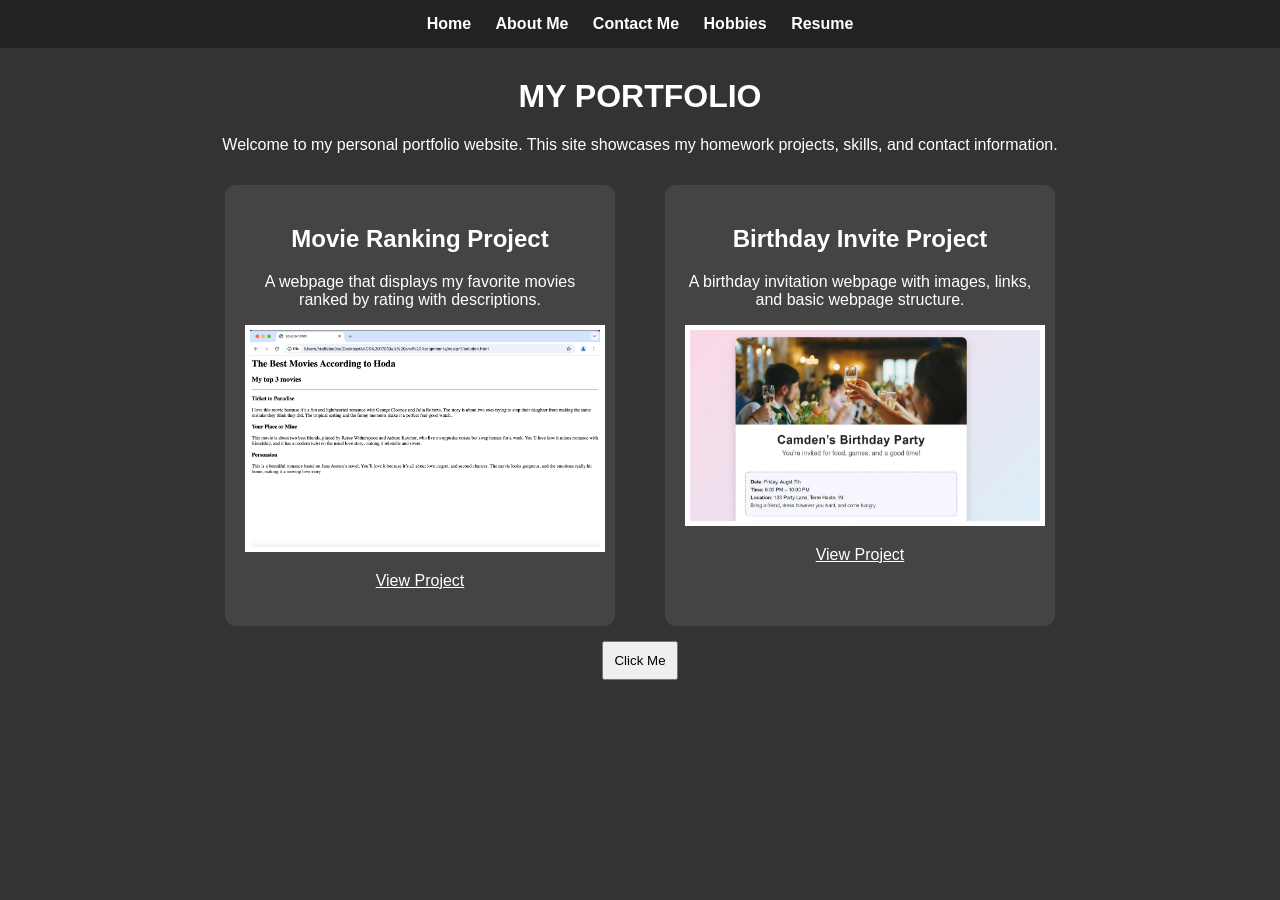
<file: index.html>
<!DOCTYPE html>
<html lang="en">
<head>
    <meta charset="UTF-8">
    <meta name="viewport" content="width=device-width, initial-scale=1.0">
    <title>Camden Vinyard Portfolio</title>
    <link rel="stylesheet" href="style.css">
</head>
<body>
    <nav>
        <a href="index.html">Home</a>
        <a href="about.html">About Me</a>
        <a href="contact.html">Contact Me</a>
        <a href="hobbies.html">Hobbies</a>
        <a href="Resume.html">Resume</a>
    </nav>

    <main>
        <h1>My Portfolio</h1>
        <p>Welcome to my personal portfolio website. This site showcases my homework projects, skills, and contact information.</p>

        <section class="projects">
            <div class="project">
                <h2>Movie Ranking Project</h2>
                <p>A webpage that displays my favorite movies ranked by rating with descriptions.</p>
                <img src="assets/images/BestMovies.png" alt="Movie Ranking Project">
                <p><a href="HW2.html">View Project</a></p>
            </div>

            <div class="project">
                <h2>Birthday Invite Project</h2>
                <p>A birthday invitation webpage with images, links, and basic webpage structure.</p>
                <img src="assets/images/Birthday.png" alt="Birthday Invite Project">
                <p><a href="HW3.html">View Project</a></p>
            </div>
        </section>

        <button onclick="showMessage()">Click Me</button>
    </main>

    <script src="script.js"></script>
</body>
</html>
</file>
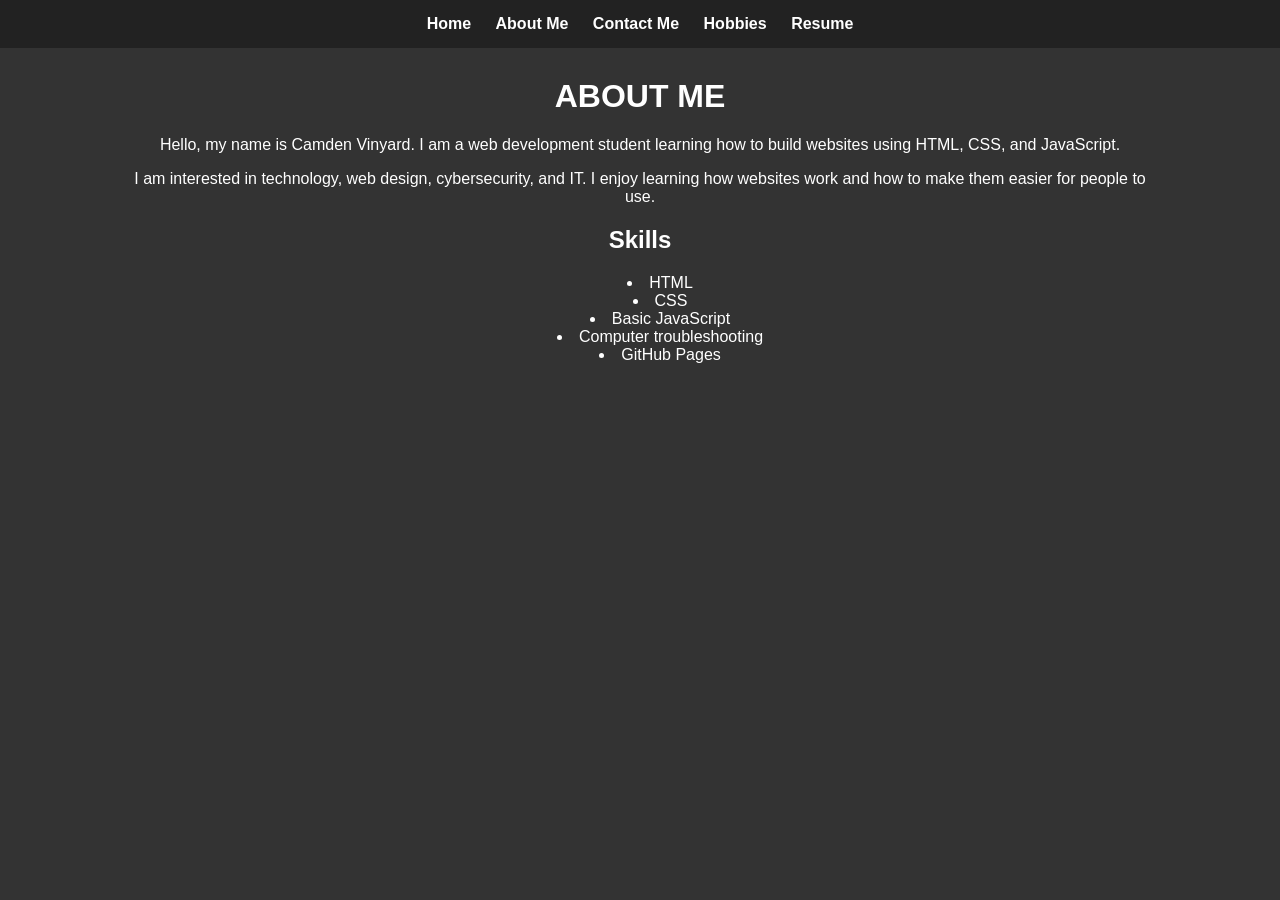
<file: about.html>
<!DOCTYPE html>
<html lang="en">
<head>
    <meta charset="UTF-8">
    <meta name="viewport" content="width=device-width, initial-scale=1.0">
    <title>About Me</title>
    <link rel="stylesheet" href="style.css">
</head>
<body>
    <nav>
        <a href="index.html">Home</a>
        <a href="about.html">About Me</a>
        <a href="contact.html">Contact Me</a>
        <a href="hobbies.html">Hobbies</a>
        <a href="Resume.html">Resume</a>
    </nav>

    <main>
        <h1>About Me</h1>
        <p>Hello, my name is Camden Vinyard. I am a web development student learning how to build websites using HTML, CSS, and JavaScript.</p>

        <p>I am interested in technology, web design, cybersecurity, and IT. I enjoy learning how websites work and how to make them easier for people to use.</p>

        <h2>Skills</h2>
        <ul>
            <li>HTML</li>
            <li>CSS</li>
            <li>Basic JavaScript</li>
            <li>Computer troubleshooting</li>
            <li>GitHub Pages</li>
        </ul>
    </main>
</body>
</html>
</file>
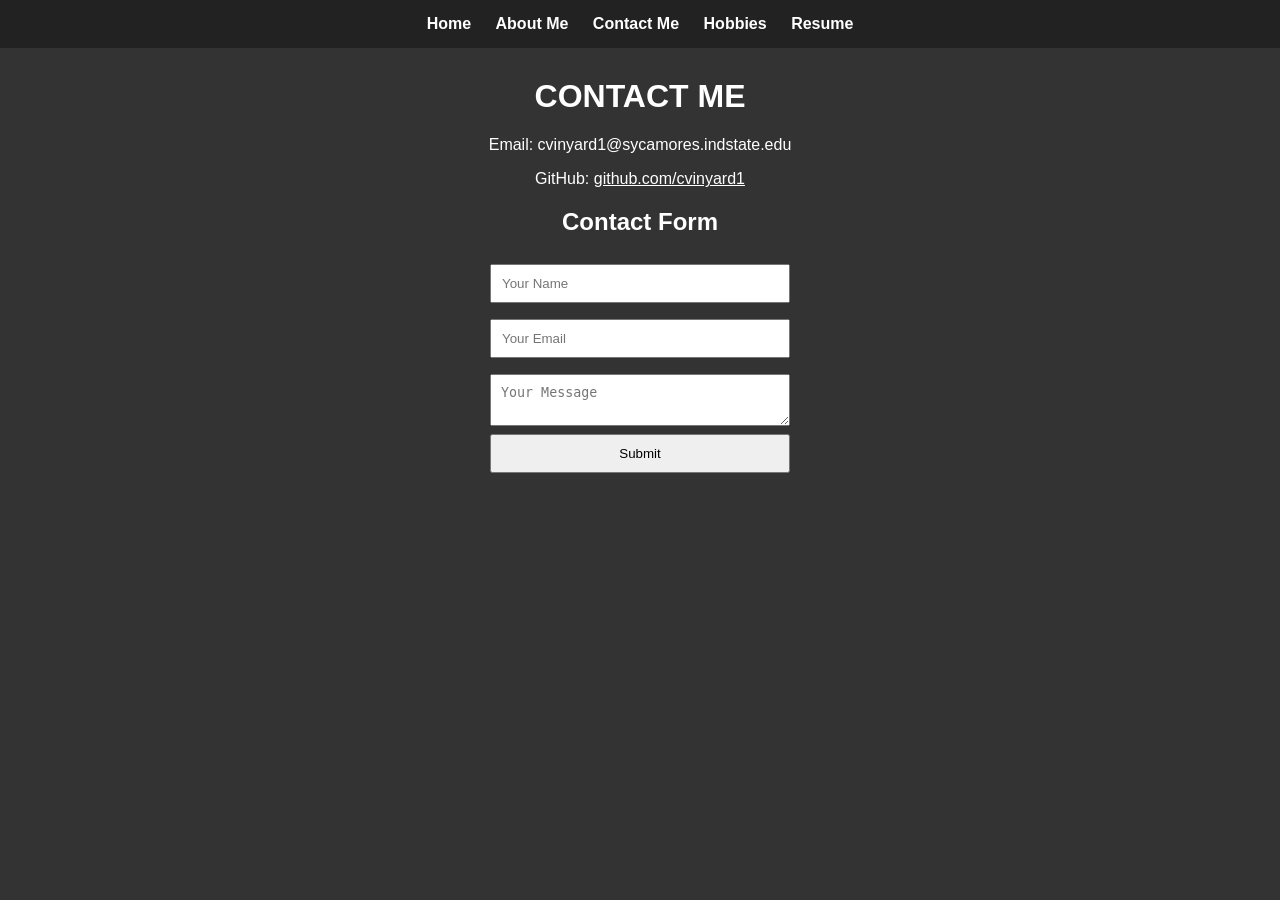
<file: contact.html>
<!DOCTYPE html>
<html lang="en">
<head>
    <meta charset="UTF-8">
    <meta name="viewport" content="width=device-width, initial-scale=1.0">
    <title>Contact Me</title>
    <link rel="stylesheet" href="style.css">
</head>
<body>
    <nav>
        <a href="index.html">Home</a>
        <a href="about.html">About Me</a>
        <a href="contact.html">Contact Me</a>
        <a href="hobbies.html">Hobbies</a>
        <a href="Resume.html">Resume</a>
    </nav>

    <main>
        <h1>Contact Me</h1>
        <p>Email: cvinyard1@sycamores.indstate.edu</p>
        <p>GitHub: <a href="https://github.com/cvinyard1" target="_blank">github.com/cvinyard1</a></p>

        <h2>Contact Form</h2>
        <form>
            <input type="text" placeholder="Your Name">
            <input type="email" placeholder="Your Email">
            <textarea placeholder="Your Message"></textarea>
            <button type="button">Submit</button>
        </form>
    </main>
</body>
</html>
</file>
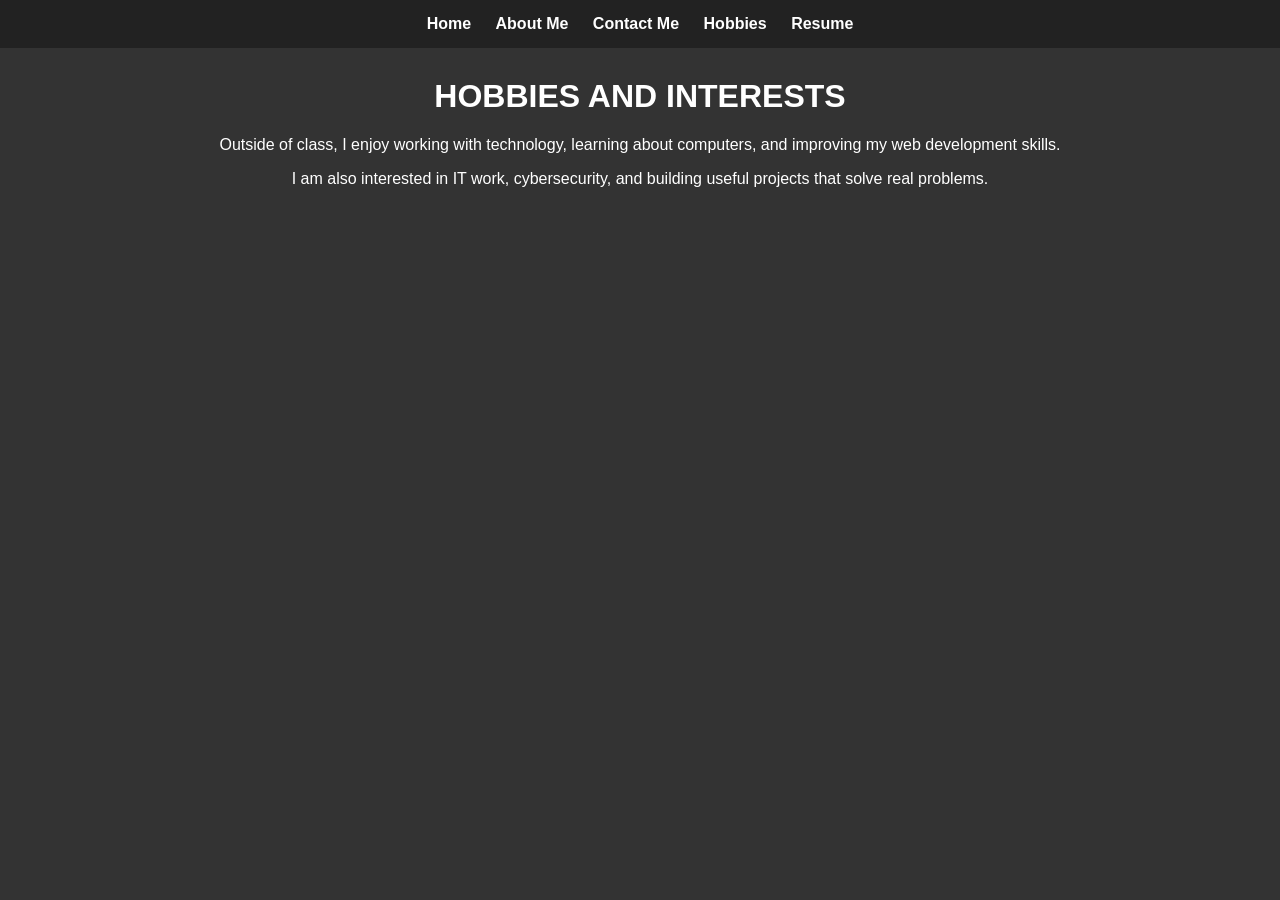
<file: hobbies.html>
<!DOCTYPE html>
<html lang="en">
<head>
    <meta charset="UTF-8">
    <meta name="viewport" content="width=device-width, initial-scale=1.0">
    <title>Hobbies</title>
    <link rel="stylesheet" href="style.css">
</head>
<body>
    <nav>
        <a href="index.html">Home</a>
        <a href="about.html">About Me</a>
        <a href="contact.html">Contact Me</a>
        <a href="hobbies.html">Hobbies</a>
        <a href="Resume.html">Resume</a>
    </nav>

    <main>
        <h1>Hobbies and Interests</h1>
        <p>Outside of class, I enjoy working with technology, learning about computers, and improving my web development skills.</p>

        <p>I am also interested in IT work, cybersecurity, and building useful projects that solve real problems.</p>
    </main>
</body>
</html>
</file>
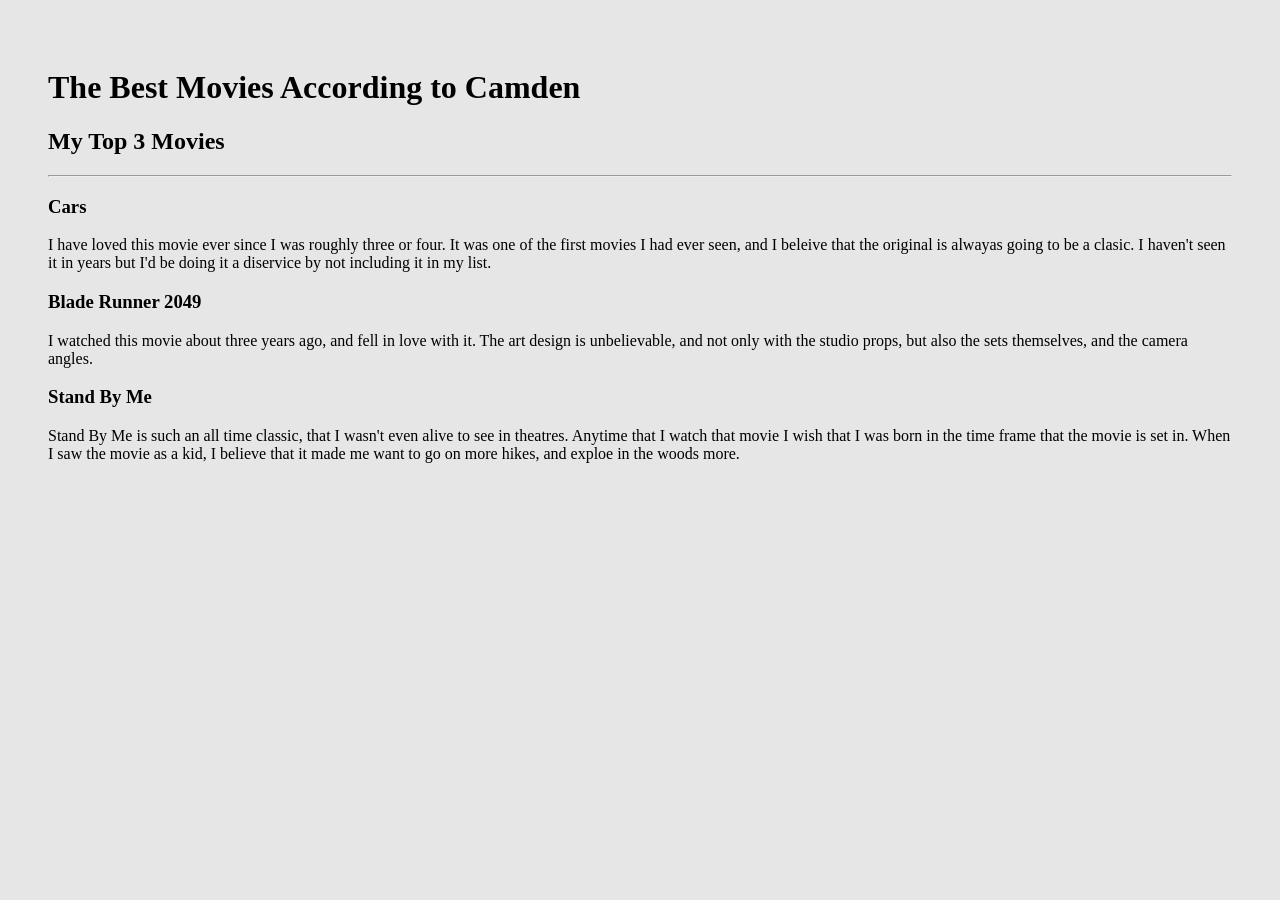
<file: HW2.html>
<!DOCTYPE html>
<html>
<head>
    <title>My Favorite Movies</title>
</head>

<body style="background-color: #e6e6e6; font-family: georgia, serif; padding: 40px;">
    <h1>The Best Movies According to Camden</h1>

    <h2>My Top 3 Movies</h2>

    <hr>

    <h3>Cars</h3>
    <p>
        I have loved this movie ever since I was roughly three or four.
        It was one of the first movies I had ever seen, and I beleive that the original is alwayas going to be a clasic.
        I haven't seen it in years but I'd be doing it a diservice by not including it in my list.
    </p>
    <h3>Blade Runner 2049</h3>
    <p>
        I watched this movie about three years ago, and fell in love with it.
        The art design is unbelievable, and not only with the studio props, but also the 
        sets themselves, and the camera angles.
    </p>

    <h3>Stand By Me</h3>
    <p>
        Stand By Me is such an all time classic, that I wasn't even alive to see in theatres.
        Anytime that I watch that movie I wish that I was born in the time frame that the movie is set in.
        When I saw the movie as a kid, I believe that it made me want to go on more hikes, and exploe in the woods more.
    </p>
    
</body>
</html>
</file>
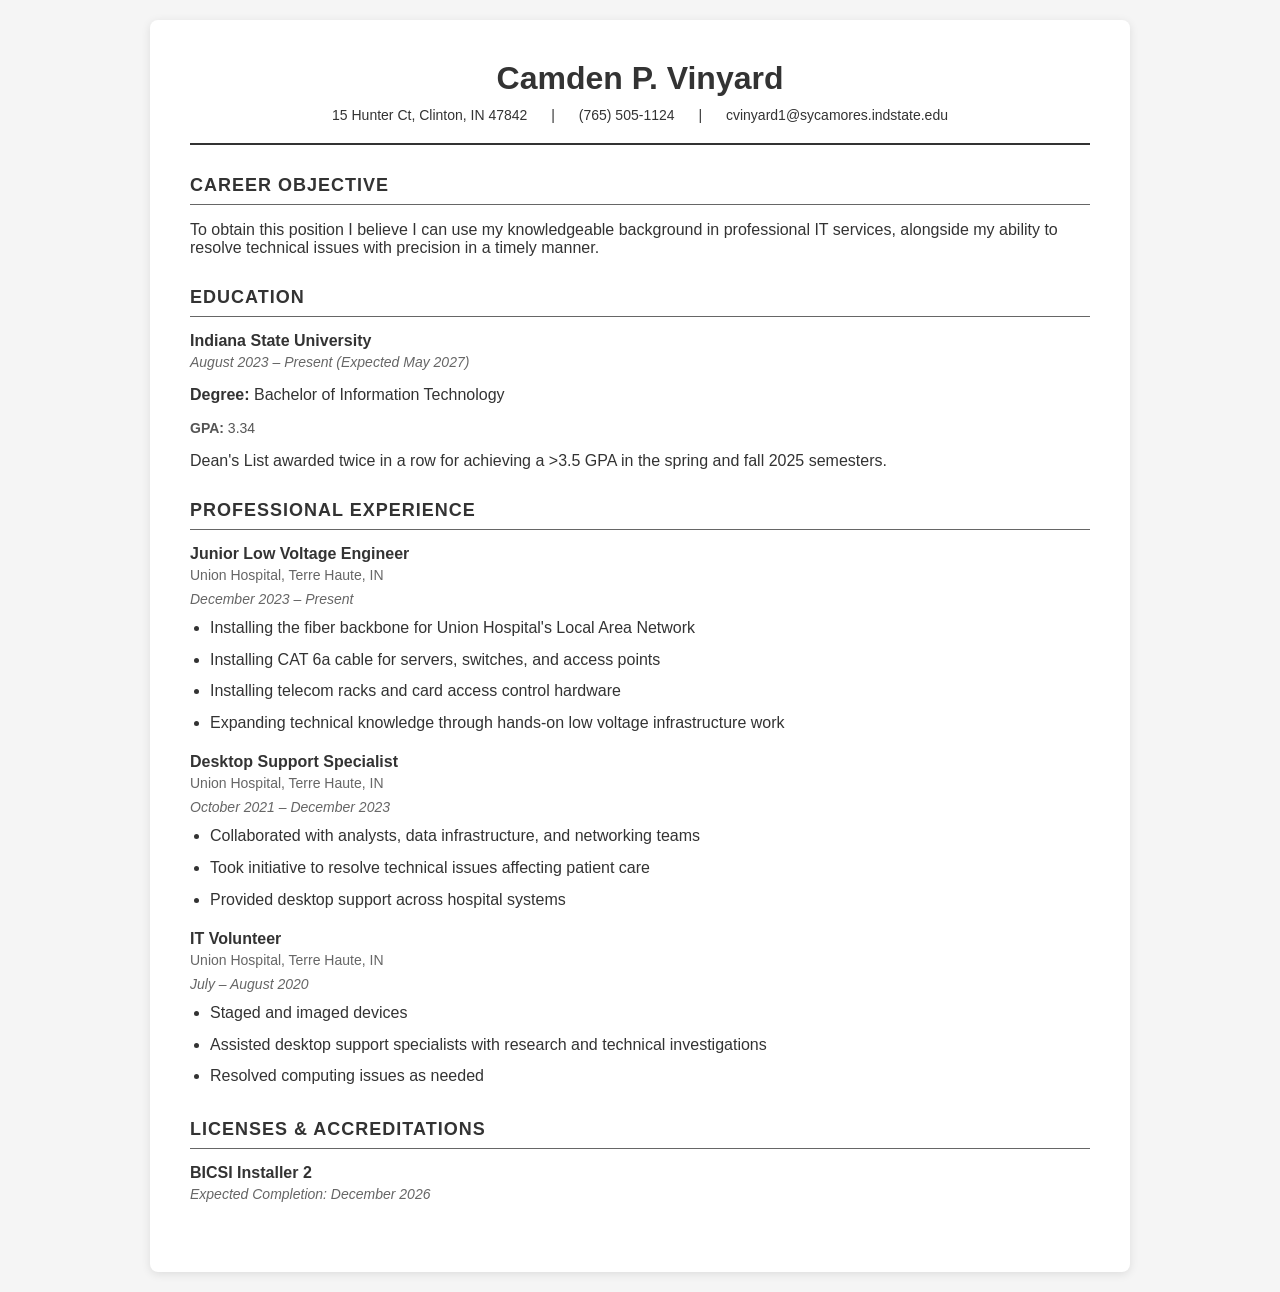
<file: Resume.html>
<!DOCTYPE html>
<html lang="en">
<head>
    <meta charset="UTF-8">
    <meta name="viewport" content="width=device-width, initial-scale=1.0">
    <title>Camden P. Vinyard - Resume</title>
    <style>
        body {
            font-family: Arial, sans-serif;
            margin: 0;
            padding: 20px;
            background-color: #f5f5f5;
            color: #333;
        }
        .container {
            max-width: 900px;
            margin: 0 auto;
            background: white;
            padding: 40px;
            border-radius: 8px;
            box-shadow: 0 2px 10px rgba(0,0,0,0.1);
        }
        header {
            text-align: center;
            border-bottom: 2px solid #333;
            padding-bottom: 20px;
            margin-bottom: 30px;
        }
        h1 {
            margin: 0;
            font-size: 32px;
        }
        .contact-info {
            font-size: 14px;
            margin-top: 10px;
        }
        .contact-info span {
            margin: 0 10px;
        }
        section {
            margin-bottom: 30px;
        }
        h2 {
            font-size: 18px;
            color: #333;
            border-bottom: 1px solid #666;
            padding-bottom: 8px;
            margin-bottom: 15px;
            text-transform: uppercase;
            letter-spacing: 1px;
        }
        .job, .education, .license {
            margin-bottom: 18px;
        }
        .job-title, .school-name, .cert-name {
            font-weight: bold;
            font-size: 16px;
            margin-bottom: 4px;
        }
        .job-date, .school-date, .cert-date {
            font-style: italic;
            color: #666;
            font-size: 14px;
            margin-bottom: 8px;
        }
        .job-location {
            color: #666;
            font-size: 14px;
            margin-bottom: 8px;
        }
        ul {
            margin: 8px 0;
            padding-left: 20px;
        }
        li {
            margin: 6px 0;
            line-height: 1.6;
        }
        .gpa {
            color: #555;
            font-size: 14px;
            margin-top: 6px;
        }
    </style>
</head>
<body>
    <div class="container">
        <header>
            <h1>Camden P. Vinyard</h1>
            <div class="contact-info">
                <span>15 Hunter Ct, Clinton, IN 47842</span>
                <span>|</span>
                <span>(765) 505-1124</span>
                <span>|</span>
                <span>cvinyard1@sycamores.indstate.edu</span>
            </div>
        </header>

        <section>
            <h2>Career Objective</h2>
            <p>To obtain this position I believe I can use my knowledgeable background in professional IT services, alongside my ability to resolve technical issues with precision in a timely manner.</p>
        </section>

        <section>
            <h2>Education</h2>
            <div class="education">
                <div class="school-name">Indiana State University</div>
                <div class="school-date">August 2023 – Present (Expected May 2027)</div>
                <p><strong>Degree:</strong> Bachelor of Information Technology</p>
                <div class="gpa"><strong>GPA:</strong> 3.34</div>
                <p>Dean's List awarded twice in a row for achieving a >3.5 GPA in the spring and fall 2025 semesters.</p>
            </div>
        </section>

        <section>
            <h2>Professional Experience</h2>
            
            <div class="job">
                <div class="job-title">Junior Low Voltage Engineer</div>
                <div class="job-location">Union Hospital, Terre Haute, IN</div>
                <div class="job-date">December 2023 – Present</div>
                <ul>
                    <li>Installing the fiber backbone for Union Hospital's Local Area Network</li>
                    <li>Installing CAT 6a cable for servers, switches, and access points</li>
                    <li>Installing telecom racks and card access control hardware</li>
                    <li>Expanding technical knowledge through hands-on low voltage infrastructure work</li>
                </ul>
            </div>

            <div class="job">
                <div class="job-title">Desktop Support Specialist</div>
                <div class="job-location">Union Hospital, Terre Haute, IN</div>
                <div class="job-date">October 2021 – December 2023</div>
                <ul>
                    <li>Collaborated with analysts, data infrastructure, and networking teams</li>
                    <li>Took initiative to resolve technical issues affecting patient care</li>
                    <li>Provided desktop support across hospital systems</li>
                </ul>
            </div>

            <div class="job">
                <div class="job-title">IT Volunteer</div>
                <div class="job-location">Union Hospital, Terre Haute, IN</div>
                <div class="job-date">July – August 2020</div>
                <ul>
                    <li>Staged and imaged devices</li>
                    <li>Assisted desktop support specialists with research and technical investigations</li>
                    <li>Resolved computing issues as needed</li>
                </ul>
            </div>
        </section>

        <section>
            <h2>Licenses & Accreditations</h2>
            <div class="license">
                <div class="cert-name">BICSI Installer 2</div>
                <div class="cert-date">Expected Completion: December 2026</div>
            </div>
        </section>
    </div>
</body>
</html>
</file>
<file: style.css>
body {
    background-color: #333333;
    color: white;
    font-family: Arial, sans-serif;
    text-align: center;
    margin: 0;
    padding: 0;
}

nav {
    background-color: #222222;
    padding: 15px;
}

nav a {
    color: white;
    text-decoration: none;
    margin: 10px;
    font-weight: bold;
}

nav a:hover {
    text-decoration: underline;
}

main {
    width: 80%;
    margin: 30px auto;
}

h1 {
    color: white;
    text-transform: uppercase;
}

.projects {
    display: flex;
    justify-content: center;
    gap: 20px;
    flex-wrap: wrap;
}

.project {
    background-color: #444444;
    border-radius: 10px;
    padding: 20px;
    width: 350px;
    margin: 15px;
}

img {
    width: 100%;
    border: 5px solid white;
}

a {
    color: white;
}

ul {
    list-style-position: inside;
}

form {
    display: flex;
    flex-direction: column;
    width: 300px;
    margin: 20px auto;
}

input, textarea {
    margin: 8px 0;
    padding: 10px;
}

button {
    padding: 10px;
    cursor: pointer;
}

@media (max-width: 700px) {
    main {
        width: 95%;
    }

    .project {
        width: 90%;
    }

    nav a {
        display: block;
        margin: 8px;
    }
}
</file>
